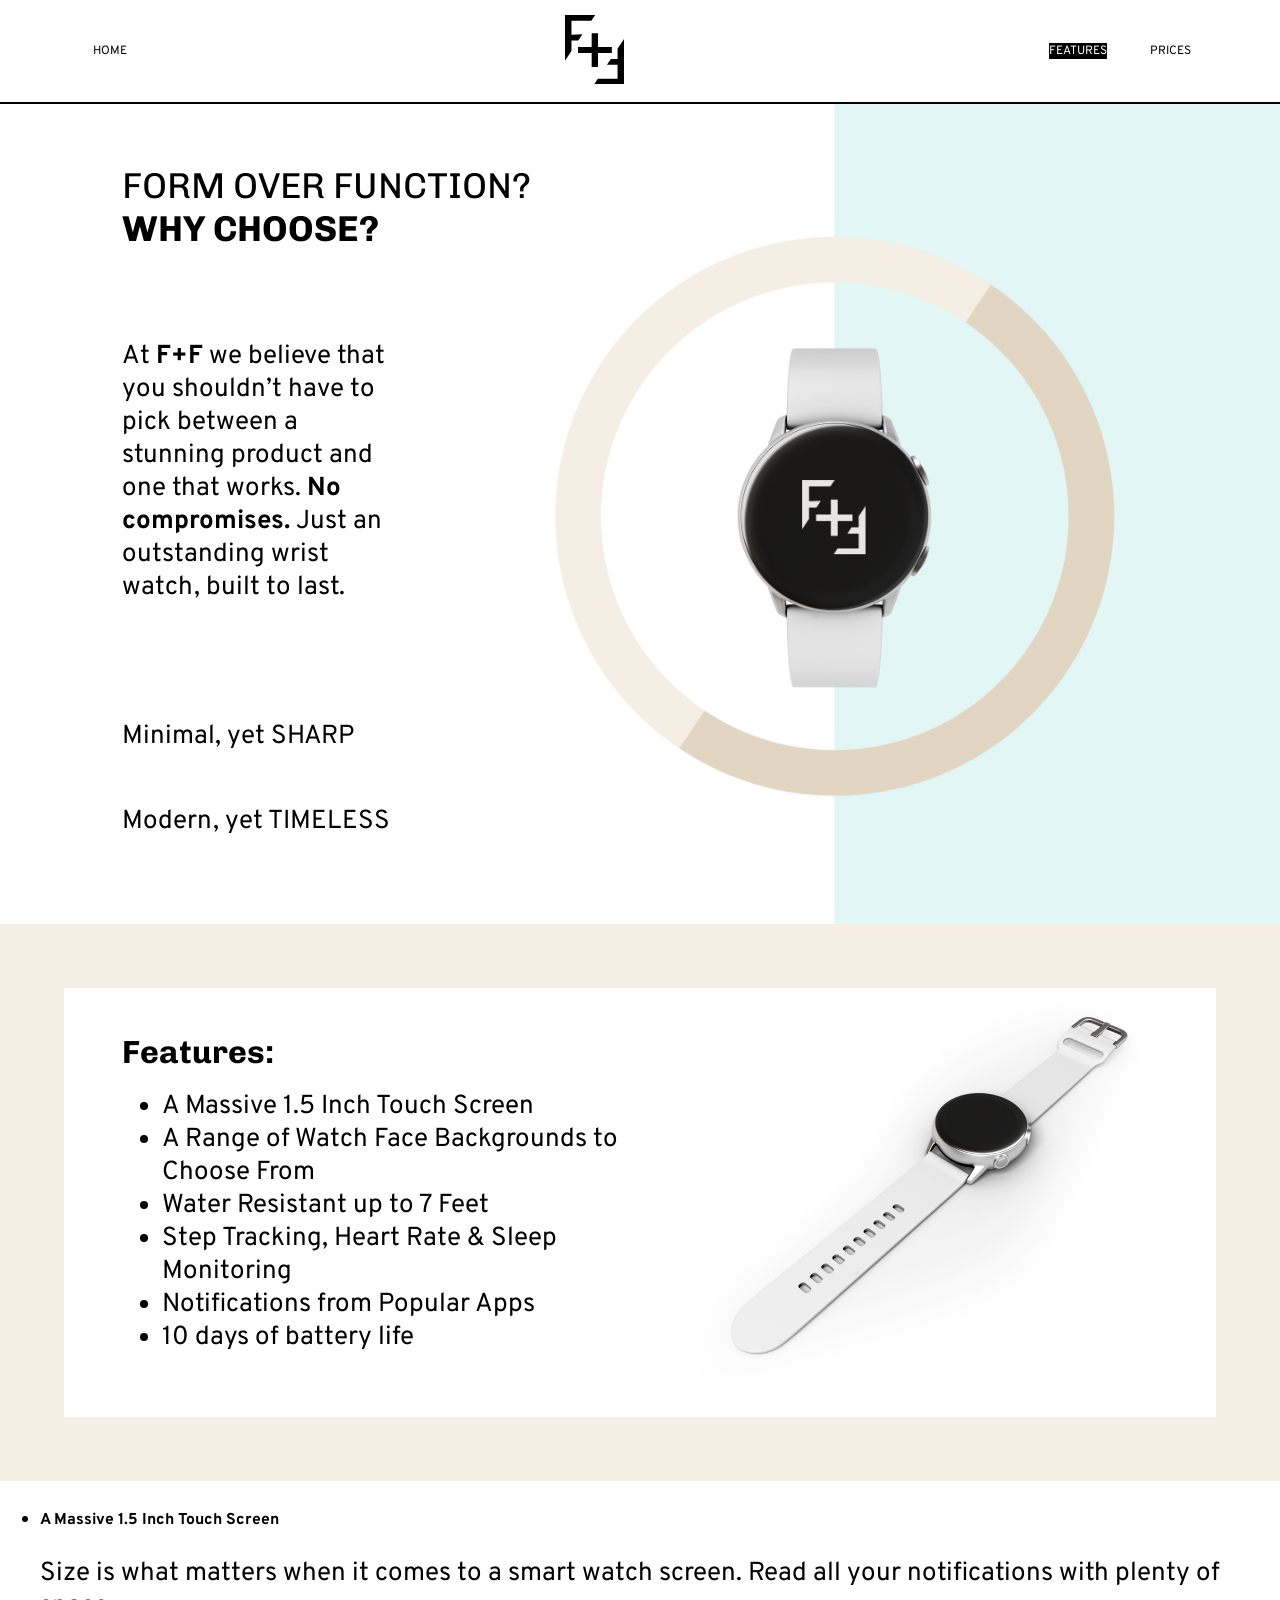
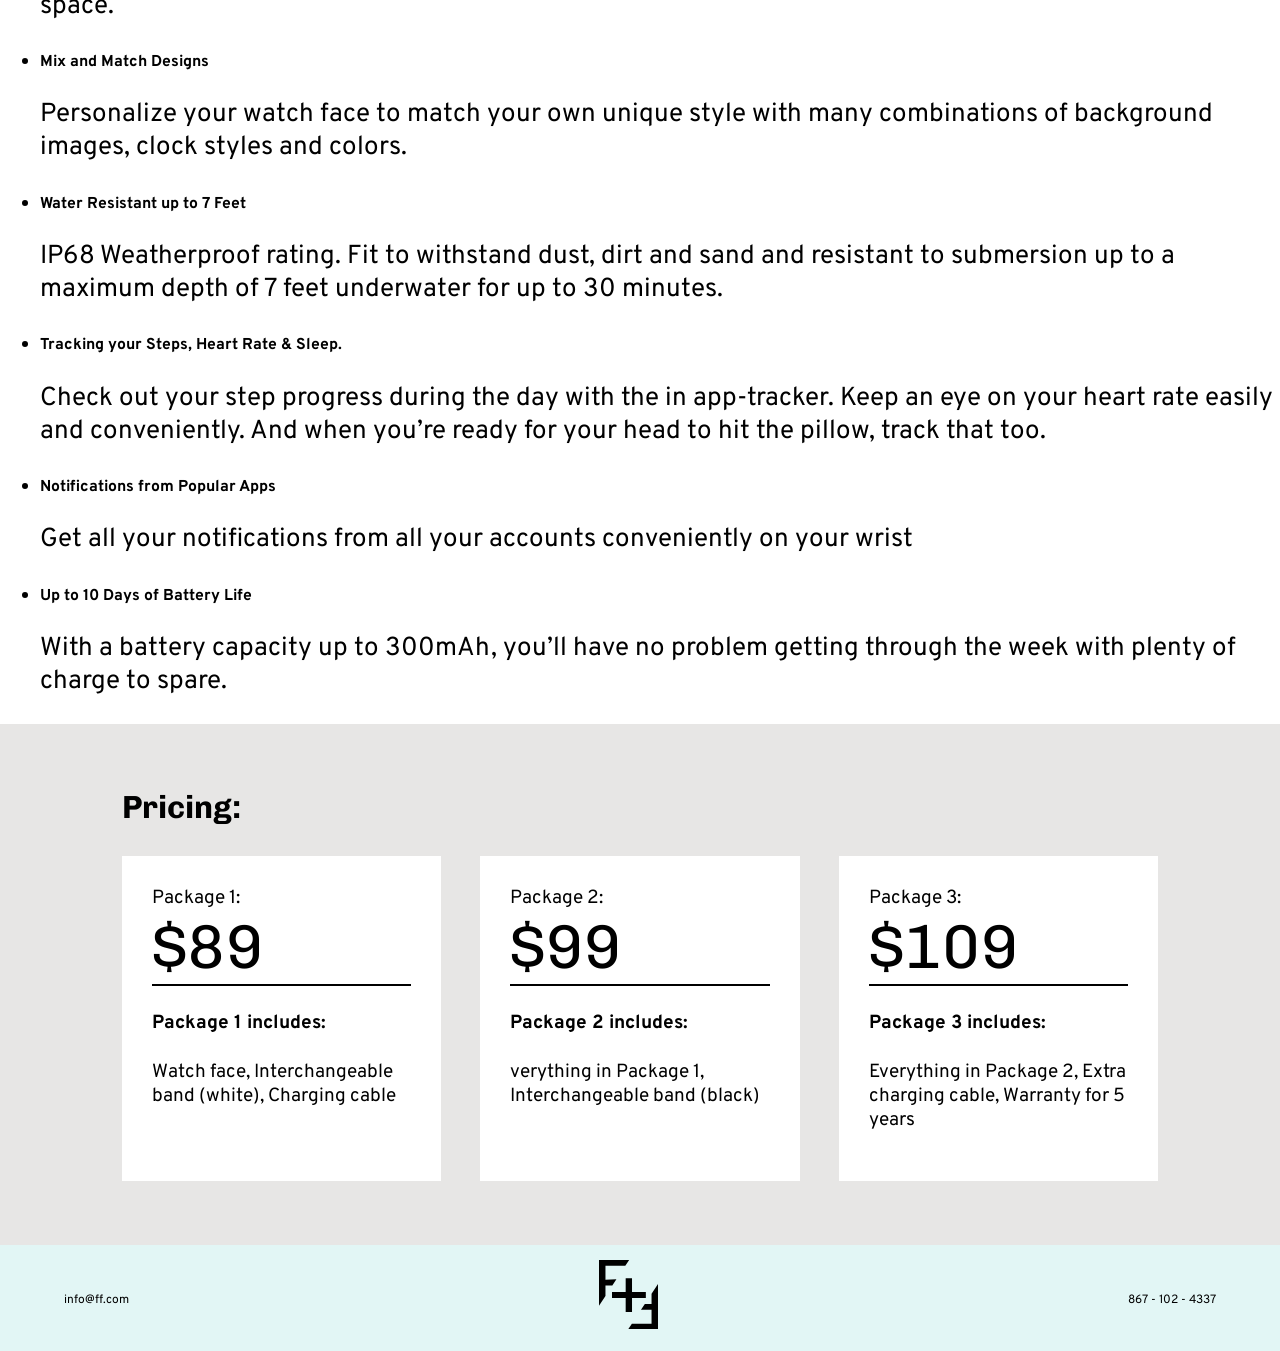
<file: Starter Code Challenge HTML & CSS 4/starter-code/index.html>
<!DOCTYPE html>
<html lang="en">
<head>
    <meta charset="UTF-8">
    <meta http-equiv="X-UA-Compatible" content="IE=edge">
    <meta name="viewport" content="width=device-width, initial-scale=1.0">
    <link rel="preconnect" href="https://fonts.googleapis.com">
    <link rel="preconnect" href="https://fonts.gstatic.com" crossorigin>
    <link href="https://fonts.googleapis.com/css2?family=Chivo:wght@400;700&family=Overpass:wght@400;700&display=swap" rel="stylesheet">
    <link rel="stylesheet" href="./styles.css">
    <title>F + F Watch</title>


    <style>
        /* add your styles below: */


    </style>

</head>
<body>
    <div class="nav">
        <ul class="nav__pages-list">
            <li class="nav__pages-list-item">
                <a class="nav__pages-link" href="/">HOME</a>
            </li>
            <!-- <li class="nav__pages-list-item">
                <a class="nav__pages-link" href="/">CONTACT</a>
            </li> -->
        </ul>
        <a class="nav__logo" href="#">
            <img class="nav__logo-img" src="../F+F-logo-black.svg" alt="F+F Main Logo / Home Link">
        </a>
        <ul class="nav__sections-list">
            <li class="nav__sections-list-item">
                <a class="nav__sections-link" href="#features"><span class="nav__sections-link--highlight">FEATURES</span></a>
            </li>
            <li class="nav__sections-list-item">
                <a class="nav__sections-link" href="#pricing">PRICES</a>
            </li>
        </ul>
    </div>
    
    <header class="header">
        <div class="header__container">
            <h1 class="header__title">Form Over Function?</h1>
            <h2 class="header__subtitle">Why Choose?</h2>
            <p class="header__copy">
                At <span class="header__copy--bold">F+F</span> we believe that you shouldn’t have to pick between a stunning product and one that works.  <span class="header__copy--bold">No compromises.</span> Just an outstanding wrist watch, built to last.</p>
            <p>Minimal, yet <span class="uppercase">sharp</span></p>
            <p>Modern, yet <span class="uppercase">timeless</span></p>
        </div>
    </header>
    
    <main>
        <div id="features" class="features">
            <div class="features__container">
                <div class="features__column">
                    <h3 class="features__title">Features:</h3>
                    <ul class="features__list">
                        <li class="features__list-item">
                            A Massive 1.5 Inch Touch Screen
                        </li>
                        <li class="features__list-item">
                            A Range of Watch Face Backgrounds to Choose From
                        </li>
                        <li class="features__list-item">
                            Water Resistant up to 7 Feet
                        </li>
                        <li class="features__list-item">
                            Step Tracking, Heart Rate & Sleep Monitoring
                        </li>
                        <li class="features__list-item">
                            Notifications from Popular Apps
                        </li>
                        <li class="features__list-item">
                            10 days of battery life
                        </li>
                        
                    </ul>
                </div>
                <div class="features__column">
                    <img class="features__image" src="../watch-side.png" alt="Side view of F+F Watch">
                </div>
            </div>
        </div>
        <section class="features__breakdown">
            <ul>
                <li>
                    <h5>A Massive 1.5 Inch Touch Screen</h5>
                    <p>Size is what matters when it comes to a smart watch screen. Read all your notifications with plenty of space.
                    </p>
                </li>
                <li>
                    <h5>Mix and Match Designs
                    </h5>
                    <p>Personalize your watch face to match your own unique style with many combinations of background images, clock styles and colors.
                    </p>
                </li>
                <li>
                    <h5>Water Resistant up to 7 Feet
                    </h5>
                    <p>IP68 Weatherproof rating. Fit to withstand dust, dirt and sand and resistant to submersion up to a maximum depth of 7 feet underwater for up to 30 minutes.
                    </p>
                </li>
                <li>
                    <h5>Tracking your Steps, Heart Rate & Sleep.
                    </h5>
                    <p>Check out your step progress during the day with the in app-tracker. Keep an eye on your heart rate easily and conveniently. And when you’re ready for your head to hit the pillow, track that too. 
                    </p>
                </li>
                <li>
                    <h5>Notifications from Popular Apps
                    </h5>
                    <p>Get all your notifications from all your accounts conveniently on your wrist
                    </p>
                </li>
                <li>
                    <h5>Up to 10 Days of Battery Life
                    </h5>
                    <p>With a battery capacity up to 300mAh, you’ll have no problem getting through the week with plenty of charge to spare.</p>
                </li>
            </ul>
        </section>
        <div id="pricing" class="pricing">
            <div class="pricing__container">
                <h3 class="pricing__title">Pricing:</h3>
                <div class="pricing__cards">
                    <div class="pricing__card">
                        <div class="pricing__card-top">
                            <h4 class="pricing__card-title">Package 1:</h4>
                            <p class="pricing__card-price">$89</p>
                        </div>
                        <div class="pricing__card-bottom">
                           <!-- add code here for pricing-->
                                   <h4>Package 1 includes: </h4>
                                   <p>Watch face, Interchangeable band (white), Charging cable</p>
                        </div>
                    </div>
                    <div class="pricing__card">
                        <div class="pricing__card-top">
                            <h4 class="pricing__card-title">Package 2:</h4>
                            <p class="pricing__card-price">$99</p>
                        </div>
                        <div class="pricing__card-bottom">
                            <h4>Package 2 includes: </h4>
                                    <p>verything in Package 1, Interchangeable band (black)</p>
                        </div>
                    </div>
                    <div class="pricing__card">
                        <div class="pricing__card-top">
                            <h4 class="pricing__card-title">Package 3:</h4>
                            <p class="pricing__card-price">$109</p>
                        </div>
                        <div class="pricing__card-bottom">
                            <h4>Package 3 includes: </h4>
                                    <p>Everything in Package 2, Extra charging cable, Warranty for 5 years</p>
                        </div>
                    </div>
                </div>
            </div>
        </div>
    </main>

    <footer>
        <nav class="nav-footer">
            <ul class="nav-footer__list">
                <li class="nav-footer__list-item">
                    <a class="nav-footer__link" href="mailto:info@ff.com">info@ff.com</a>
                </li>
                <li class="nav-footer__list-item">
                    <a class="nav-footer__link" href="./index.html">
                        <img class="nav-footer__logo" src="../F+F-logo-black.svg" alt="F+F Logo / Link to Home">
                    </a>
                </li>
                <li class="nav-footer__list-item">
                    <a class="nav-footer__link" href="tel:8671024337">867 - 102 - 4337</a>
                </li>
            </ul>
        </nav>
    </footer>
</body>
</html>
</file>
<file: Starter Code Challenge HTML & CSS 4/starter-code/styles.css>
.uppercase {
  text-transform: uppercase;
}

html, body {
  font-family: "Overpass", Arial, Helvetica, sans-serif;
  margin: 0;
  padding: 0;
}

p {
  font-family: "Overpass", Arial, Helvetica, sans-serif;
  font-size: 26px;
}

ul, ol, li {
  font-family: "Overpass", Arial, Helvetica, sans-serif;
  font-size: 19px;
}

.nav a, .nav-footer a, .nav p, .nav-footer p {
  font-size: 12px;
}

.nav {
  font-family: "Chivo", Arial, Helvetica, sans-serif;
  font-size: 12px;
  font-weight: normal;
  padding: 0 5%;
  display: flex;
  justify-content: space-between;
  align-items: stretch;
  height: 100%;
  border-bottom: 2px solid black;
}
.nav__pages-list, .nav__sections-list {
  list-style: none;
  padding-left: 0;
  margin: 0;
  display: flex;
}
.nav__pages-list-item, .nav__sections-list-item {
  width: 92px;
  text-align: center;
}
.nav__pages-link, .nav__sections-link {
  text-decoration: none;
  color: #000000;
  display: flex;
  justify-content: center;
  align-items: center;
  height: 100%;
}
.nav__pages-link:active, .nav__pages-link:hover, .nav__pages-link:focus, .nav__sections-link:active, .nav__sections-link:hover, .nav__sections-link:focus {
  text-decoration: none;
  color: #000000;
}
.nav__pages-link--active, .nav__pages-link--highlight, .nav__pages-link:hover, .nav__sections-link--active, .nav__sections-link--highlight, .nav__sections-link:hover {
  background: black;
  color: white;
}
.nav__logo-img {
  padding: 15px;
}

.header {
  padding: 0 5%;
  background: url("../watch-front.png") 0% 50%/cover no-repeat;
  height: calc(100vh - 80px);
}
.header__container {
  padding: 0 5%;
  width: 90%;
  display: flex;
  flex-direction: column;
  height: 100%;
  justify-content: center;
}
.header__title {
  font-family: "Chivo", Arial, Helvetica, sans-serif;
  font-size: 36px;
  font-weight: normal;
  text-transform: uppercase;
  margin: 0;
}
.header__subtitle {
  font-family: "Chivo", Arial, Helvetica, sans-serif;
  font-size: 36px;
  font-weight: bold;
  text-transform: uppercase;
  margin: 0 0 90px;
}
.header__copy, .header__tagline {
  width: 27%;
  font-family: "Overpass", Arial, Helvetica, sans-serif;
  font-size: 26px;
}
.header__copy--bold, .header__tagline--bold {
  font-weight: bold;
}
.header__copy--uppercase, .header__tagline--uppercase {
  text-transform: uppercase;
}
.header__copy {
  margin: 0 0 90px;
}
.header__tagline {
  margin: 0;
}

.features {
  padding: 0 5%;
  background: #F4EEE5;
  padding-top: 5%;
  padding-bottom: 5%;
}
.features__container {
  padding: 0 5%;
  display: flex;
  justify-content: space-between;
  background: white;
}
.features__column {
  display: flex;
  flex-direction: column;
  justify-content: center;
}
.features__title {
  font-family: "Chivo", Arial, Helvetica, sans-serif;
  font-size: 32px;
  margin: 0;
}
.features__list-item {
  font-family: "Overpass", Arial, Helvetica, sans-serif;
  font-size: 26px;
}

.pricing {
  padding: 0 5%;
  background: #E7E6E5;
  padding-top: 5%;
  padding-bottom: 5%;
}
.pricing__container {
  padding: 0 5%;
}
.pricing__title {
  font-family: "Chivo", Arial, Helvetica, sans-serif;
  font-size: 32px;
  margin: 0 0 30px;
}
.pricing__cards {
  display: flex;
  justify-content: space-between;
}
.pricing__card {
  background: #FFFFFF;
  padding: 30px;
  width: 25%;
}
.pricing__card-title {
  margin: 0;
  font-family: "Overpass", Arial, Helvetica, sans-serif;
  font-weight: normal;
  font-size: 19px;
}
.pricing__card-price {
  font-family: "Chivo", Arial, Helvetica, sans-serif;
  font-size: 62px;
  margin: 0;
}

.pricing__card-top {
  border-bottom: 2px solid black;
}

.pricing__card-bottom {
  font-size: 19px;
}
.pricing__card-bottom p, .pricing__card-bottom ol, .pricing__card-bottom ul li {
  font-size: 19px;
}

.nav-footer {
  padding: 0 5%;
  font-family: "Chivo", Arial, Helvetica, sans-serif;
  background: #E2F6F5;
}
.nav-footer__list {
  list-style: none;
  padding-left: 0;
  margin: 0;
  display: flex;
  justify-content: space-between;
  align-items: stretch;
  height: 100%;
}
.nav-footer__list-item {
  align-self: center;
}
.nav-footer__link {
  text-decoration: none;
  color: #000000;
}
.nav-footer__link:active, .nav-footer__link:hover, .nav-footer__link:focus {
  text-decoration: none;
  color: #000000;
}
.nav-footer__logo {
  padding: 15px;
}/*# sourceMappingURL=styles.css.map */
</file>
